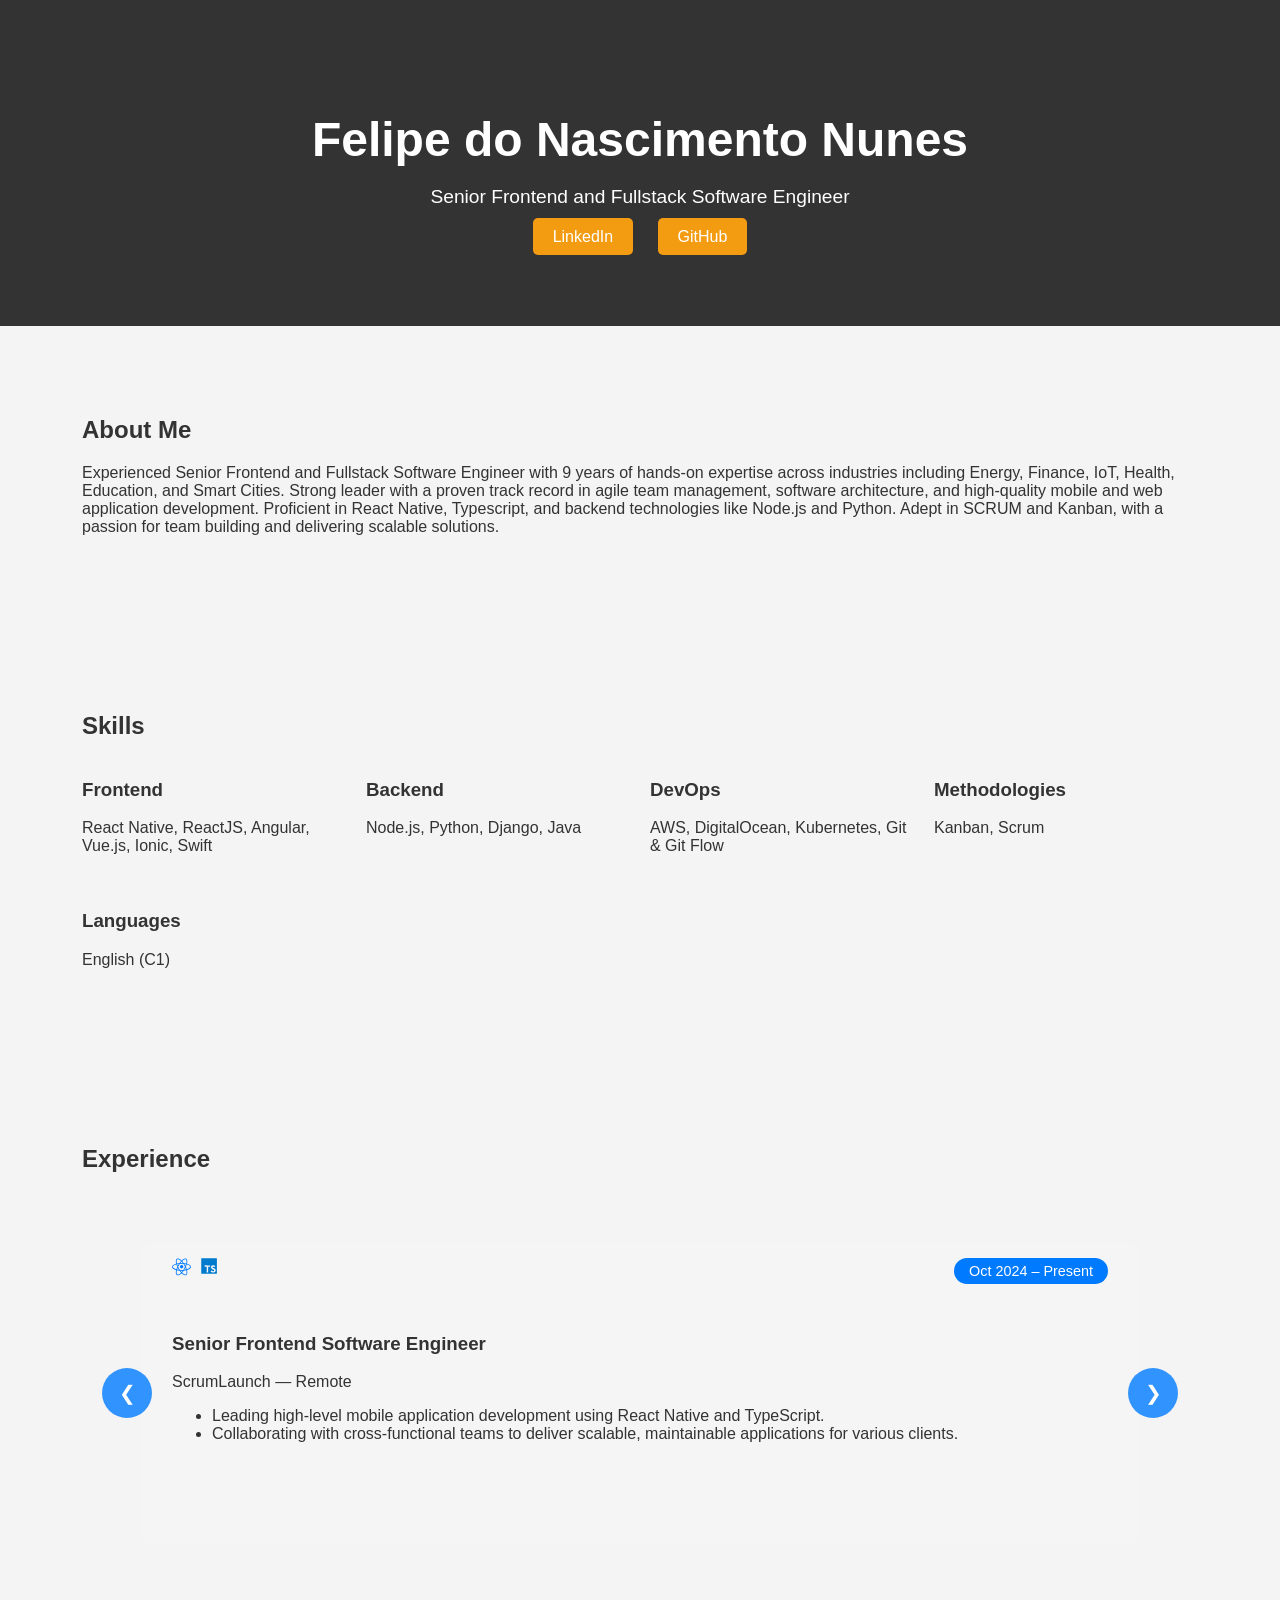
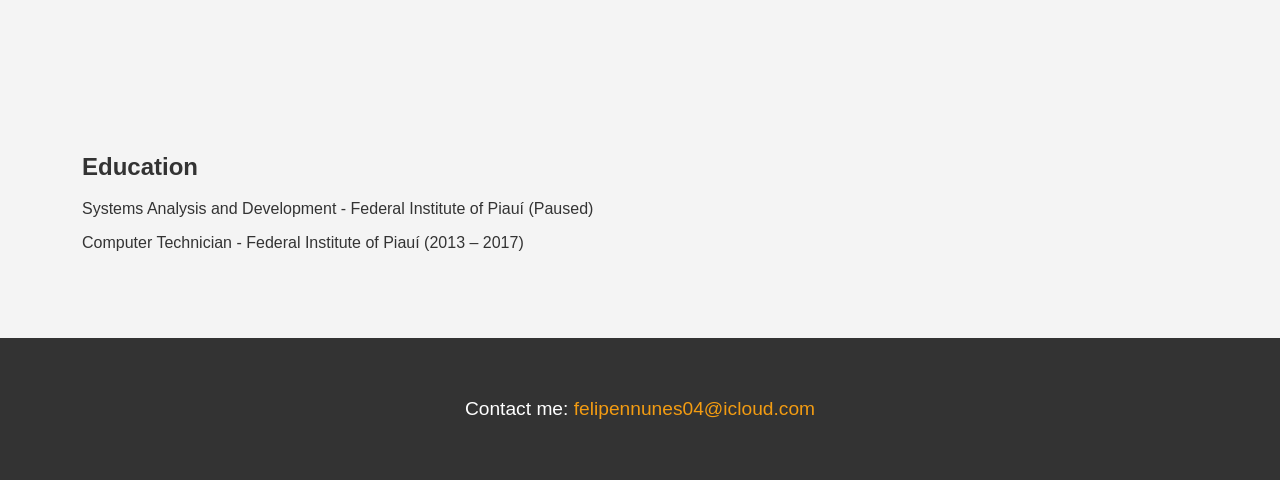
<file: index.html>
<!DOCTYPE html>
<html lang="en">
<head>
  <meta charset="UTF-8">
  <meta name="viewport" content="width=device-width, initial-scale=1.0">
  <title>Felipe Nunes Portfolio</title>
  <link rel="stylesheet" href="styles.css">
  <link rel="stylesheet" href="https://cdnjs.cloudflare.com/ajax/libs/font-awesome/6.5.1/css/all.min.css">
</head>
<body>
  <header class="fade-in">
    <div class="container">
      <h1>Felipe do Nascimento Nunes</h1>
      <p>Senior Frontend and Fullstack Software Engineer</p>
      <a href="https://www.linkedin.com/in/felipennunes04" target="_blank">LinkedIn</a>
      <a href="https://github.com/FelipeNunes04" target="_blank">GitHub</a>
    </div>
  </header>

  <section id="about" class="fade-in">
    <div class="container">
      <h2>About Me</h2>
      <p>Experienced Senior Frontend and Fullstack Software Engineer with 9 years of hands-on expertise across industries including Energy, Finance, IoT, Health, Education, and Smart Cities. Strong leader with a proven track record in agile team management, software architecture, and high-quality mobile and web application development. Proficient in React Native, Typescript, and backend technologies like Node.js and Python. Adept in SCRUM and Kanban, with a passion for team building and delivering scalable solutions.</p>
    </div>
  </section>

  <section id="skills" class="fade-in">
    <div class="container">
      <h2>Skills</h2>
      <div class="skills-grid">
        <div>
          <h3>Frontend</h3>
          <p>React Native, ReactJS, Angular, Vue.js, Ionic, Swift</p>
        </div>
        <div>
          <h3>Backend</h3>
          <p>Node.js, Python, Django, Java</p>
        </div>
        <div>
          <h3>DevOps</h3>
          <p>AWS, DigitalOcean, Kubernetes, Git & Git Flow</p>
        </div>
        <div>
          <h3>Methodologies</h3>
          <p>Kanban, Scrum</p>
        </div>
        <div>
          <h3>Languages</h3>
          <p>English (C1)</p>
        </div>
      </div>
    </div>
  </section>

  <section id="experience" class="fade-in">
    <div class="container">
      <h2>Experience</h2>
      <div class="carousel-container">
        <button class="carousel-nav prev" aria-label="Previous">&#10094;</button>
        <div class="carousel">
          <div class="carousel-track">
            <div class="carousel-item active">
              <div class="experience-date">Oct 2024 – Present</div>
              <div class="tech-icons">
                <i class="fab fa-react" title="React Native"></i>
                <svg class="tech-icon" viewBox="0 0 128 128" title="TypeScript">
                    <path fill="#007acc" d="M2 63.91v62.5h125v-125H2zm100.73-5a15.56 15.56 0 017.82 4.5 20.58 20.58 0 013 4c0 .16-5.4 3.81-8.69 5.85-.12.08-.6-.44-1.13-1.23a7.09 7.09 0 00-5.87-3.53c-3.79-.26-6.23 1.73-6.21 5a4.58 4.58 0 00.54 2.34c.83 1.73 2.38 2.76 7.24 4.86 8.95 3.85 12.78 6.39 15.16 10 2.66 4 3.25 10.46 1.45 15.24-2 5.2-6.9 8.73-13.83 9.9a38.32 38.32 0 01-9.52-.1A23 23 0 0180 109.19c-1.15-1.27-3.39-4.58-3.25-4.82a9.34 9.34 0 011.15-.73l4.6-2.64 3.59-2.08.75 1.11a16.78 16.78 0 004.74 4.54c4 2.1 9.46 1.81 12.16-.62a5.43 5.43 0 00.69-6.92c-1-1.39-3-2.56-8.59-5-6.45-2.78-9.23-4.5-11.77-7.24a16.48 16.48 0 01-3.43-6.25 25 25 0 01-.22-8c1.33-6.23 6-10.58 12.82-11.87a31.66 31.66 0 019.49.26zm-29.34 5.24v5.12H57.16v46.23H45.65V69.26H29.38v-5a49.19 49.19 0 01.14-5.16c.06-.08 10-.12 22-.1h21.81z"/>
                </svg>
              </div>
              <h3>Senior Frontend Software Engineer</h3>
              <p>ScrumLaunch — Remote</p>
              <ul>
                <li>Leading high-level mobile application development using React Native and TypeScript.</li>
                <li>Collaborating with cross-functional teams to deliver scalable, maintainable applications for various clients.</li>
              </ul>
            </div>
            <div class="carousel-item">
              <div class="experience-date">Aug 2022 – Aug 2024</div>
              <div class="tech-icons">
                <i class="fab fa-react" title="React Native"></i>
                <svg class="tech-icon" viewBox="0 0 128 128" title="TypeScript">
                    <path fill="#007acc" d="M2 63.91v62.5h125v-125H2zm100.73-5a15.56 15.56 0 017.82 4.5 20.58 20.58 0 013 4c0 .16-5.4 3.81-8.69 5.85-.12.08-.6-.44-1.13-1.23a7.09 7.09 0 00-5.87-3.53c-3.79-.26-6.23 1.73-6.21 5a4.58 4.58 0 00.54 2.34c.83 1.73 2.38 2.76 7.24 4.86 8.95 3.85 12.78 6.39 15.16 10 2.66 4 3.25 10.46 1.45 15.24-2 5.2-6.9 8.73-13.83 9.9a38.32 38.32 0 01-9.52-.1A23 23 0 0180 109.19c-1.15-1.27-3.39-4.58-3.25-4.82a9.34 9.34 0 011.15-.73l4.6-2.64 3.59-2.08.75 1.11a16.78 16.78 0 004.74 4.54c4 2.1 9.46 1.81 12.16-.62a5.43 5.43 0 00.69-6.92c-1-1.39-3-2.56-8.59-5-6.45-2.78-9.23-4.5-11.77-7.24a16.48 16.48 0 01-3.43-6.25 25 25 0 01-.22-8c1.33-6.23 6-10.58 12.82-11.87a31.66 31.66 0 019.49.26zm-29.34 5.24v5.12H57.16v46.23H45.65V69.26H29.38v-5a49.19 49.19 0 01.14-5.16c.06-.08 10-.12 22-.1h21.81z"/>
                </svg>
              </div>
              <h3>Specialist Frontend Software Engineer</h3>
              <p>QAT Global — Remote</p>
              <ul>
                <li>Delivered high-performance mobile applications with React Native, Expo, and TypeScript.</li>
                <li>Led frontend development for large-scale projects, optimizing user experiences and performance.</li>
              </ul>
            </div>
            <div class="carousel-item">
              <div class="experience-date">Feb 2021 – Aug 2022</div>
              <div class="tech-icons">
                <i class="fab fa-react" title="React Native"></i>
                <i class="fab fa-node" title="Node.js"></i>
                <svg class="tech-icon" viewBox="0 0 128 128" title="TypeScript">
                    <path fill="#007acc" d="M2 63.91v62.5h125v-125H2zm100.73-5a15.56 15.56 0 017.82 4.5 20.58 20.58 0 013 4c0 .16-5.4 3.81-8.69 5.85-.12.08-.6-.44-1.13-1.23a7.09 7.09 0 00-5.87-3.53c-3.79-.26-6.23 1.73-6.21 5a4.58 4.58 0 00.54 2.34c.83 1.73 2.38 2.76 7.24 4.86 8.95 3.85 12.78 6.39 15.16 10 2.66 4 3.25 10.46 1.45 15.24-2 5.2-6.9 8.73-13.83 9.9a38.32 38.32 0 01-9.52-.1A23 23 0 0180 109.19c-1.15-1.27-3.39-4.58-3.25-4.82a9.34 9.34 0 011.15-.73l4.6-2.64 3.59-2.08.75 1.11a16.78 16.78 0 004.74 4.54c4 2.1 9.46 1.81 12.16-.62a5.43 5.43 0 00.69-6.92c-1-1.39-3-2.56-8.59-5-6.45-2.78-9.23-4.5-11.77-7.24a16.48 16.48 0 01-3.43-6.25 25 25 0 01-.22-8c1.33-6.23 6-10.58 12.82-11.87a31.66 31.66 0 019.49.26zm-29.34 5.24v5.12H57.16v46.23H45.65V69.26H29.38v-5a49.19 49.19 0 01.14-5.16c.06-.08 10-.12 22-.1h21.81z"/>
                </svg>
                <i class="fab fa-aws" title="AWS"></i>
                <i class="fas fa-cubes" title="Kubernetes"></i>
              </div>
              <h3>Senior Fullstack Software Engineer</h3>
              <p>Invillia — Remote</p>
              <ul>
                <li>Designed and built scalable solutions using React Native, Node.js, and TypeScript.</li>
                <li>Implemented API solutions on AWS and managed containerized environments with Kubernetes.</li>
                <li>Collaborated with global teams to deliver products with a focus on cloud-native architecture.</li>
              </ul>
            </div>
            <div class="carousel-item">
              <div class="experience-date">Nov 2019 – Oct 2020</div>
              <div class="tech-icons">
                <i class="fab fa-react" title="React Native"></i>
                <svg class="tech-icon" viewBox="0 0 128 128" title="TypeScript">
                    <path fill="#007acc" d="M2 63.91v62.5h125v-125H2zm100.73-5a15.56 15.56 0 017.82 4.5 20.58 20.58 0 013 4c0 .16-5.4 3.81-8.69 5.85-.12.08-.6-.44-1.13-1.23a7.09 7.09 0 00-5.87-3.53c-3.79-.26-6.23 1.73-6.21 5a4.58 4.58 0 00.54 2.34c.83 1.73 2.38 2.76 7.24 4.86 8.95 3.85 12.78 6.39 15.16 10 2.66 4 3.25 10.46 1.45 15.24-2 5.2-6.9 8.73-13.83 9.9a38.32 38.32 0 01-9.52-.1A23 23 0 0180 109.19c-1.15-1.27-3.39-4.58-3.25-4.82a9.34 9.34 0 011.15-.73l4.6-2.64 3.59-2.08.75 1.11a16.78 16.78 0 004.74 4.54c4 2.1 9.46 1.81 12.16-.62a5.43 5.43 0 00.69-6.92c-1-1.39-3-2.56-8.59-5-6.45-2.78-9.23-4.5-11.77-7.24a16.48 16.48 0 01-3.43-6.25 25 25 0 01-.22-8c1.33-6.23 6-10.58 12.82-11.87a31.66 31.66 0 019.49.26zm-29.34 5.24v5.12H57.16v46.23H45.65V69.26H29.38v-5a49.19 49.19 0 01.14-5.16c.06-.08 10-.12 22-.1h21.81z"/>
                </svg>
              </div>
              <h3>Freelance Mobile Developer</h3>
              <p>Agência Empire — Remote</p>
              <ul>
                <li>Developed the Rastrek mobile application for Android and iOS platforms using React Native and TypeScript.</li>
                <li>Managed the end-to-end mobile development process from design to deployment.</li>
              </ul>
            </div>
            <div class="carousel-item">
              <div class="experience-date">Mar 2019 – Feb 2021</div>
              <div class="tech-icons">
                <i class="fab fa-react" title="React Native"></i>
                <i class="fab fa-angular" title="Angular"></i>
                <i class="fab fa-python" title="Python"></i>
                <svg class="tech-icon" viewBox="0 0 128 128" title="TypeScript">
                    <path fill="#007acc" d="M2 63.91v62.5h125v-125H2zm100.73-5a15.56 15.56 0 017.82 4.5 20.58 20.58 0 013 4c0 .16-5.4 3.81-8.69 5.85-.12.08-.6-.44-1.13-1.23a7.09 7.09 0 00-5.87-3.53c-3.79-.26-6.23 1.73-6.21 5a4.58 4.58 0 00.54 2.34c.83 1.73 2.38 2.76 7.24 4.86 8.95 3.85 12.78 6.39 15.16 10 2.66 4 3.25 10.46 1.45 15.24-2 5.2-6.9 8.73-13.83 9.9a38.32 38.32 0 01-9.52-.1A23 23 0 0180 109.19c-1.15-1.27-3.39-4.58-3.25-4.82a9.34 9.34 0 011.15-.73l4.6-2.64 3.59-2.08.75 1.11a16.78 16.78 0 004.74 4.54c4 2.1 9.46 1.81 12.16-.62a5.43 5.43 0 00.69-6.92c-1-1.39-3-2.56-8.59-5-6.45-2.78-9.23-4.5-11.77-7.24a16.48 16.48 0 01-3.43-6.25 25 25 0 01-.22-8c1.33-6.23 6-10.58 12.82-11.87a31.66 31.66 0 019.49.26zm-29.34 5.24v5.12H57.16v46.23H45.65V69.26H29.38v-5a49.19 49.19 0 01.14-5.16c.06-.08 10-.12 22-.1h21.81z"/>
                </svg>
              </div>
              <h3>Senior Fullstack Software Engineer</h3>
              <p>Zasso Group — Remote</p>
              <ul>
                <li>Contributed to internal product development using React Native for mobile, and Django and Angular for web platforms.</li>
                <li>Designed cloud architecture solutions on AWS.</li>
              </ul>
            </div>
            <div class="carousel-item">
              <div class="experience-date">Dec 2018 – Aug 2020</div>
              <div class="tech-icons">
                <i class="fab fa-react" title="React Native"></i>
                <i class="fab fa-vuejs" title="Vue.js"></i>
                <i class="fab fa-node" title="Node.js"></i>
              </div>
              <h3>Fullstack Freelance Developer</h3>
              <p>Organize-Here — Remote</p>
              <ul>
                <li>Worked on app development using React Native, Vue.js, and Node.js.</li>
                <li>Delivered optimized and scalable solutions to enhance user experiences.</li>
              </ul>
            </div>
            <div class="carousel-item">
              <div class="experience-date">Dec 2018 – Mar 2019</div>
              <div class="tech-icons">
                <i class="fab fa-angular" title="Angular"></i>
                <i class="fab fa-python" title="Python"></i>
                <svg class="tech-icon" viewBox="0 0 128 128" title="TypeScript">
                    <path fill="#007acc" d="M2 63.91v62.5h125v-125H2zm100.73-5a15.56 15.56 0 017.82 4.5 20.58 20.58 0 013 4c0 .16-5.4 3.81-8.69 5.85-.12.08-.6-.44-1.13-1.23a7.09 7.09 0 00-5.87-3.53c-3.79-.26-6.23 1.73-6.21 5a4.58 4.58 0 00.54 2.34c.83 1.73 2.38 2.76 7.24 4.86 8.95 3.85 12.78 6.39 15.16 10 2.66 4 3.25 10.46 1.45 15.24-2 5.2-6.9 8.73-13.83 9.9a38.32 38.32 0 01-9.52-.1A23 23 0 0180 109.19c-1.15-1.27-3.39-4.58-3.25-4.82a9.34 9.34 0 011.15-.73l4.6-2.64 3.59-2.08.75 1.11a16.78 16.78 0 004.74 4.54c4 2.1 9.46 1.81 12.16-.62a5.43 5.43 0 00.69-6.92c-1-1.39-3-2.56-8.59-5-6.45-2.78-9.23-4.5-11.77-7.24a16.48 16.48 0 01-3.43-6.25 25 25 0 01-.22-8c1.33-6.23 6-10.58 12.82-11.87a31.66 31.66 0 019.49.26zm-29.34 5.24v5.12H57.16v46.23H45.65V69.26H29.38v-5a49.19 49.19 0 01.14-5.16c.06-.08 10-.12 22-.1h21.81z"/>
                </svg>
              </div>
              <h3>Contracted Fullstack Developer</h3>
              <p>Camaro Electric — Remote</p>
              <ul>
                <li>Developed client projects utilizing Python with Django and Angular, focusing on delivering efficient solutions.</li>
              </ul>
            </div>
            <div class="carousel-item">
              <div class="experience-date">Mar 2018 – Nov 2018</div>
              <div class="tech-icons">
                <i class="fab fa-swift" title="Swift"></i>
                <i class="fab fa-python" title="Python"></i>
                <i class="fab fa-angular" title="Angular"></i>
                <svg class="tech-icon" viewBox="0 0 128 128" title="TypeScript">
                    <path fill="#007acc" d="M2 63.91v62.5h125v-125H2zm100.73-5a15.56 15.56 0 017.82 4.5 20.58 20.58 0 013 4c0 .16-5.4 3.81-8.69 5.85-.12.08-.6-.44-1.13-1.23a7.09 7.09 0 00-5.87-3.53c-3.79-.26-6.23 1.73-6.21 5a4.58 4.58 0 00.54 2.34c.83 1.73 2.38 2.76 7.24 4.86 8.95 3.85 12.78 6.39 15.16 10 2.66 4 3.25 10.46 1.45 15.24-2 5.2-6.9 8.73-13.83 9.9a38.32 38.32 0 01-9.52-.1A23 23 0 0180 109.19c-1.15-1.27-3.39-4.58-3.25-4.82a9.34 9.34 0 011.15-.73l4.6-2.64 3.59-2.08.75 1.11a16.78 16.78 0 004.74 4.54c4 2.1 9.46 1.81 12.16-.62a5.43 5.43 0 00.69-6.92c-1-1.39-3-2.56-8.59-5-6.45-2.78-9.23-4.5-11.77-7.24a16.48 16.48 0 01-3.43-6.25 25 25 0 01-.22-8c1.33-6.23 6-10.58 12.82-11.87a31.66 31.66 0 019.49.26zm-29.34 5.24v5.12H57.16v46.23H45.65V69.26H29.38v-5a49.19 49.19 0 01.14-5.16c.06-.08 10-.12 22-.1h21.81z"/>
                </svg>
              </div>
              <h3>Freelance Fullstack Developer</h3>
              <p>DV&T Solutions — Remote</p>
              <ul>
                <li>Led development of iOS applications with Swift and backend APIs using Django and Angular.</li>
              </ul>
            </div>
            <div class="carousel-item">
              <div class="experience-date">Nov 2017 – Dec 2018</div>
              <div class="tech-icons">
                <i class="fab fa-python" title="Python"></i>
                <i class="fab fa-node" title="Node.js"></i>
                <i class="fab fa-angular" title="Angular"></i>
                <svg class="tech-icon" viewBox="0 0 128 128" title="TypeScript">
                    <path fill="#007acc" d="M2 63.91v62.5h125v-125H2zm100.73-5a15.56 15.56 0 017.82 4.5 20.58 20.58 0 013 4c0 .16-5.4 3.81-8.69 5.85-.12.08-.6-.44-1.13-1.23a7.09 7.09 0 00-5.87-3.53c-3.79-.26-6.23 1.73-6.21 5a4.58 4.58 0 00.54 2.34c.83 1.73 2.38 2.76 7.24 4.86 8.95 3.85 12.78 6.39 15.16 10 2.66 4 3.25 10.46 1.45 15.24-2 5.2-6.9 8.73-13.83 9.9a38.32 38.32 0 01-9.52-.1A23 23 0 0180 109.19c-1.15-1.27-3.39-4.58-3.25-4.82a9.34 9.34 0 011.15-.73l4.6-2.64 3.59-2.08.75 1.11a16.78 16.78 0 004.74 4.54c4 2.1 9.46 1.81 12.16-.62a5.43 5.43 0 00.69-6.92c-1-1.39-3-2.56-8.59-5-6.45-2.78-9.23-4.5-11.77-7.24a16.48 16.48 0 01-3.43-6.25 25 25 0 01-.22-8c1.33-6.23 6-10.58 12.82-11.87a31.66 31.66 0 019.49.26zm-29.34 5.24v5.12H57.16v46.23H45.65V69.26H29.38v-5a49.19 49.19 0 01.14-5.16c.06-.08 10-.12 22-.1h21.81z"/>
                </svg>
                <i class="fab fa-vuejs" title="Vue.js"></i>
              </div>
              <h3>Fullstack Developer</h3>
              <p>Mambee's Software Factory, Federal Institute of Piauí — Remote</p>
              <ul>
                <li>Worked on multiple customer projects using Python (Django), Node.js, Angular, and Vue.js.</li>
                <li>Designed and implemented fullstack solutions for various clients.</li>
              </ul>
            </div>
            <div class="carousel-item">
              <div class="experience-date">Nov 2017 – Apr 2018</div>
              <div class="tech-icons">
                <i class="fab fa-angular" title="Angular"></i>
                <svg class="tech-icon" viewBox="0 0 128 128" title="TypeScript">
                    <path fill="#007acc" d="M2 63.91v62.5h125v-125H2zm100.73-5a15.56 15.56 0 017.82 4.5 20.58 20.58 0 013 4c0 .16-5.4 3.81-8.69 5.85-.12.08-.6-.44-1.13-1.23a7.09 7.09 0 00-5.87-3.53c-3.79-.26-6.23 1.73-6.21 5a4.58 4.58 0 00.54 2.34c.83 1.73 2.38 2.76 7.24 4.86 8.95 3.85 12.78 6.39 15.16 10 2.66 4 3.25 10.46 1.45 15.24-2 5.2-6.9 8.73-13.83 9.9a38.32 38.32 0 01-9.52-.1A23 23 0 0180 109.19c-1.15-1.27-3.39-4.58-3.25-4.82a9.34 9.34 0 011.15-.73l4.6-2.64 3.59-2.08.75 1.11a16.78 16.78 0 004.74 4.54c4 2.1 9.46 1.81 12.16-.62a5.43 5.43 0 00.69-6.92c-1-1.39-3-2.56-8.59-5-6.45-2.78-9.23-4.5-11.77-7.24a16.48 16.48 0 01-3.43-6.25 25 25 0 01-.22-8c1.33-6.23 6-10.58 12.82-11.87a31.66 31.66 0 019.49.26zm-29.34 5.24v5.12H57.16v46.23H45.65V69.26H29.38v-5a49.19 49.19 0 01.14-5.16c.06-.08 10-.12 22-.1h21.81z"/>
                </svg>
              </div>
              <h3>Frontend Developer</h3>
              <p>Municipality of Picos, PI — Remote</p>
              <ul>
                <li>Contributed to the Blue Zone Project for the city hall using Angular.</li>
              </ul>
            </div>
            <div class="carousel-item">
              <div class="experience-date">Since 2015</div>
              <div class="tech-icons">
                <i class="fab fa-js" title="JavaScript"></i>
              </div>
              <h3>Freelance Developer</h3>
              <p>Various Clients (Brazil) — Remote</p>
              <ul>
                <li>Developed custom software solutions across multiple industries using a wide range of technologies.</li>
              </ul>
            </div>
          </div>
        </div>
        <button class="carousel-nav next" aria-label="Next">&#10095;</button>
      </div>
    </div>
  </section>

  <section id="education" class="fade-in">
    <div class="container">
      <h2>Education</h2>
      <p>Systems Analysis and Development - Federal Institute of Piauí (Paused)</p>
      <p>Computer Technician - Federal Institute of Piauí (2013 – 2017)</p>
    </div>
  </section>

  <footer class="fade-in">
    <div class="container">
      <p class="contact-me">Contact me: <a href="mailto:felipennunes04@icloud.com">felipennunes04@icloud.com</a></p>
    </div>
  </footer>

  <script src="scripts.js"></script>
</body>
</html>
</file>
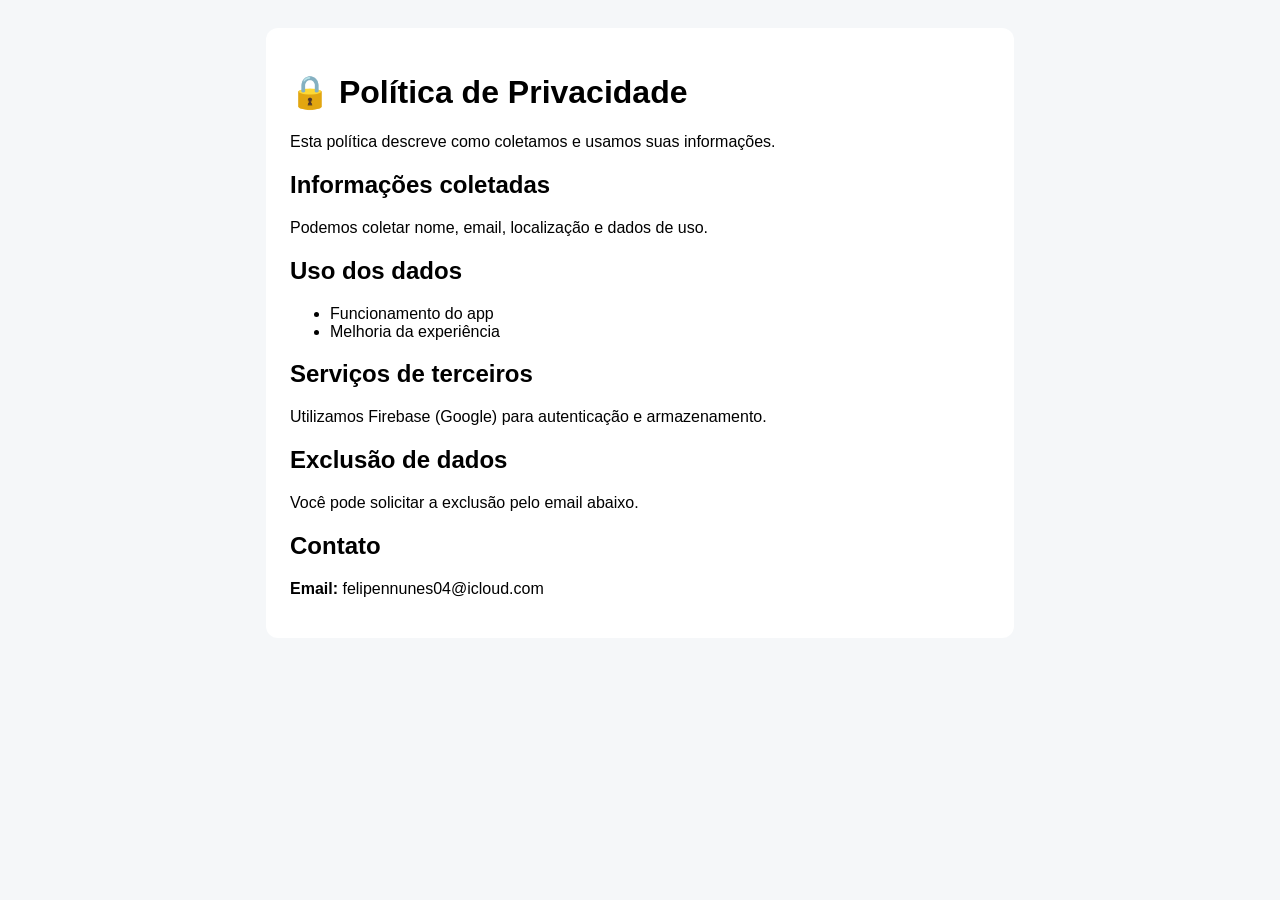
<file: privacy/index.html>
<!DOCTYPE html>
<html lang="pt-BR">
<head>
  <meta charset="UTF-8">
  <meta name="viewport" content="width=device-width, initial-scale=1.0">
  <title>Política de Privacidade</title>
  <style>
    body {
      font-family: -apple-system, Arial;
      background: #f5f7f9;
      padding: 20px;
    }
    .box {
      max-width: 700px;
      margin: auto;
      background: white;
      padding: 24px;
      border-radius: 12px;
    }
  </style>
</head>
<body>
  <div class="box">
    <h1>🔒 Política de Privacidade</h1>

    <p>Esta política descreve como coletamos e usamos suas informações.</p>

    <h2>Informações coletadas</h2>
    <p>Podemos coletar nome, email, localização e dados de uso.</p>

    <h2>Uso dos dados</h2>
    <ul>
      <li>Funcionamento do app</li>
      <li>Melhoria da experiência</li>
    </ul>

    <h2>Serviços de terceiros</h2>
    <p>Utilizamos Firebase (Google) para autenticação e armazenamento.</p>

    <h2>Exclusão de dados</h2>
    <p>Você pode solicitar a exclusão pelo email abaixo.</p>

    <h2>Contato</h2>
    <p><strong>Email:</strong> felipennunes04@icloud.com</p>
  </div>
</body>
</html>
</file>
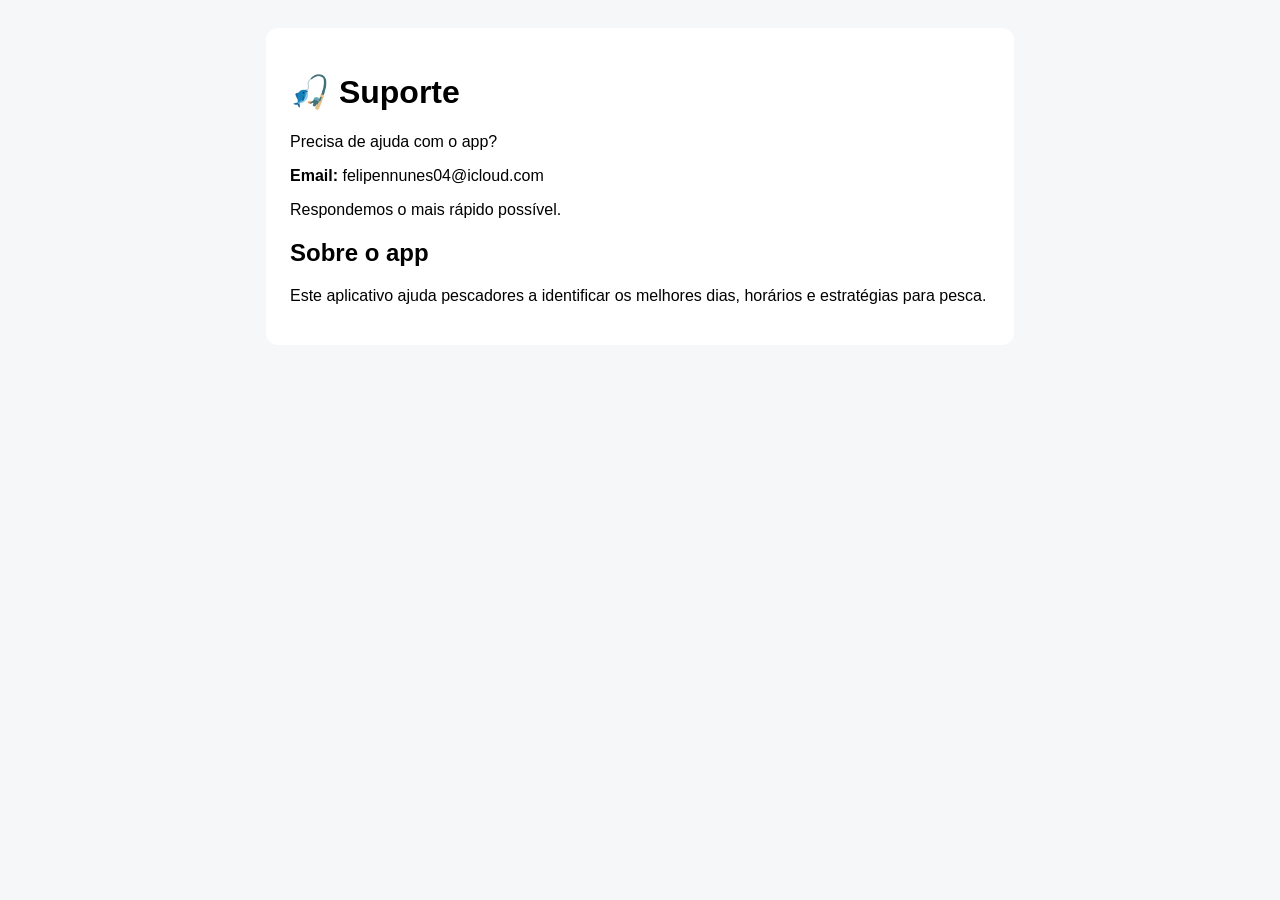
<file: support/index.html>
<!DOCTYPE html>
<html lang="pt-BR">
<head>
  <meta charset="UTF-8">
  <meta name="viewport" content="width=device-width, initial-scale=1.0">
  <title>Suporte</title>
  <style>
    body {
      font-family: -apple-system, Arial;
      background: #f5f7f9;
      padding: 20px;
    }
    .box {
      max-width: 700px;
      margin: auto;
      background: white;
      padding: 24px;
      border-radius: 12px;
    }
  </style>
</head>
<body>
  <div class="box">
    <h1>🎣 Suporte</h1>

    <p>Precisa de ajuda com o app?</p>

    <p><strong>Email:</strong> felipennunes04@icloud.com</p>

    <p>Respondemos o mais rápido possível.</p>

    <h2>Sobre o app</h2>
    <p>Este aplicativo ajuda pescadores a identificar os melhores dias, horários e estratégias para pesca.</p>
  </div>
</body>
</html>
</file>
<file: styles.css>
/* General styles */
body {
    font-family: 'Helvetica Neue', Arial, sans-serif;
    margin: 0;
    padding: 0;
    background-color: #f4f4f4;
    color: #333;
    animation: fadeIn 1s ease-in-out;
  }
  
  h1, h2 {
    font-family: 'Montserrat', sans-serif;
  }
  
  .container {
    width: 90%;
    max-width: 1200px;
    margin: 0 auto;
    padding: 20px 0;
  }
  
  header {
    text-align: center;
    background-color: #333;
    color: white;
    padding: 60px 0;
  }
  
  header h1 {
    font-size: 3em;
    margin-bottom: 10px;
  }
  
  header p {
    font-size: 1.2em;
    margin-bottom: 20px;
  }
  
  header a {
    margin: 0 10px;
    padding: 10px 20px;
    background-color: #f39c12;
    color: white;
    text-decoration: none;
    border-radius: 5px;
  }
  
  header a:hover {
    background-color: #e67e22;
  }
  
  section {
    padding: 50px 20px;
  }
  
  .skills-grid {
    display: grid;
    grid-template-columns: repeat(auto-fit, minmax(250px, 1fr));
    gap: 20px;
  }
  
  .carousel-container {
    position: relative;
    width: 100%;
    overflow: hidden;
    padding: 20px 60px;
    box-sizing: border-box;
  }
  
  .carousel {
    overflow: hidden;
    padding: 30px 0;
    margin: 0 -20px;
  }
  
  .carousel-track {
    display: flex;
    transition: transform 0.5s ease-in-out;
    gap: 40px;
    padding: 0 20px;
  }
  
  .carousel-item {
    flex: 0 0 100%;
    padding: 40px 30px;
    background: rgba(255, 255, 255, 0.05);
    border-radius: 8px;
    position: relative;
    min-height: 300px;
    box-sizing: border-box;
    opacity: 1;
    transform: scale(0.98);
    transition: transform 0.3s ease-in-out;
  }
  
  .experience-date {
    position: absolute;
    top: 15px;
    right: 30px;
    background: #007bff;
    color: white;
    padding: 5px 15px;
    border-radius: 20px;
    font-size: 0.9em;
  }
  
  .carousel-nav {
    position: absolute;
    top: 50%;
    transform: translateY(-50%);
    background: rgba(0, 123, 255, 0.8);
    border: none;
    color: white;
    padding: 20px;
    cursor: pointer;
    border-radius: 50%;
    z-index: 10;
    transition: background-color 0.3s;
    width: 50px;
    height: 50px;
    display: flex;
    align-items: center;
    justify-content: center;
    font-size: 20px;
  }
  
  .carousel-nav:hover {
    background: rgba(0, 123, 255, 1);
  }
  
  .carousel-nav.prev {
    left: 20px;
  }
  
  .carousel-nav.next {
    right: 20px;
  }
  
  .carousel-item.active {
    transform: scale(1);
  }
  
  .carousel-item:not(.active) {
    pointer-events: none;
  }
  
  footer {
    background-color: #333;
    color: white;
    text-align: center;
    padding: 20px;
  }
  
  /* Animations */
  @keyframes fadeIn {
    from { opacity: 0; }
    to { opacity: 1; }
  }
  
  .fade-in {
    animation: fadeIn 1.5s ease-in-out;
  }
  
  .contact-me {
    font-size: 1.2em;
    margin-top: 20px;
  }
  
  .contact-me a {
    color: #f39c12;
    text-decoration: none;
  }
  
  .contact-me a:hover {
    color: #e67e22;
  }
  
  .tech-icons {
    position: absolute;
    top: 15px;
    left: 30px;
    display: flex;
    gap: 10px;
  }
  
  .tech-icons i {
    font-size: 1.2rem;
    color: #007bff;
    transition: transform 0.2s ease-in-out;
  }
  
  .tech-icons i:hover {
    transform: scale(1.2);
    color: #0056b3;
  }
  
  .carousel-item h3 {
    margin-top: 50px;
  }
  
  .tech-icon {
    width: 1em;
    height: 1em;
    display: inline-block;
    vertical-align: middle;
  }
</file>
